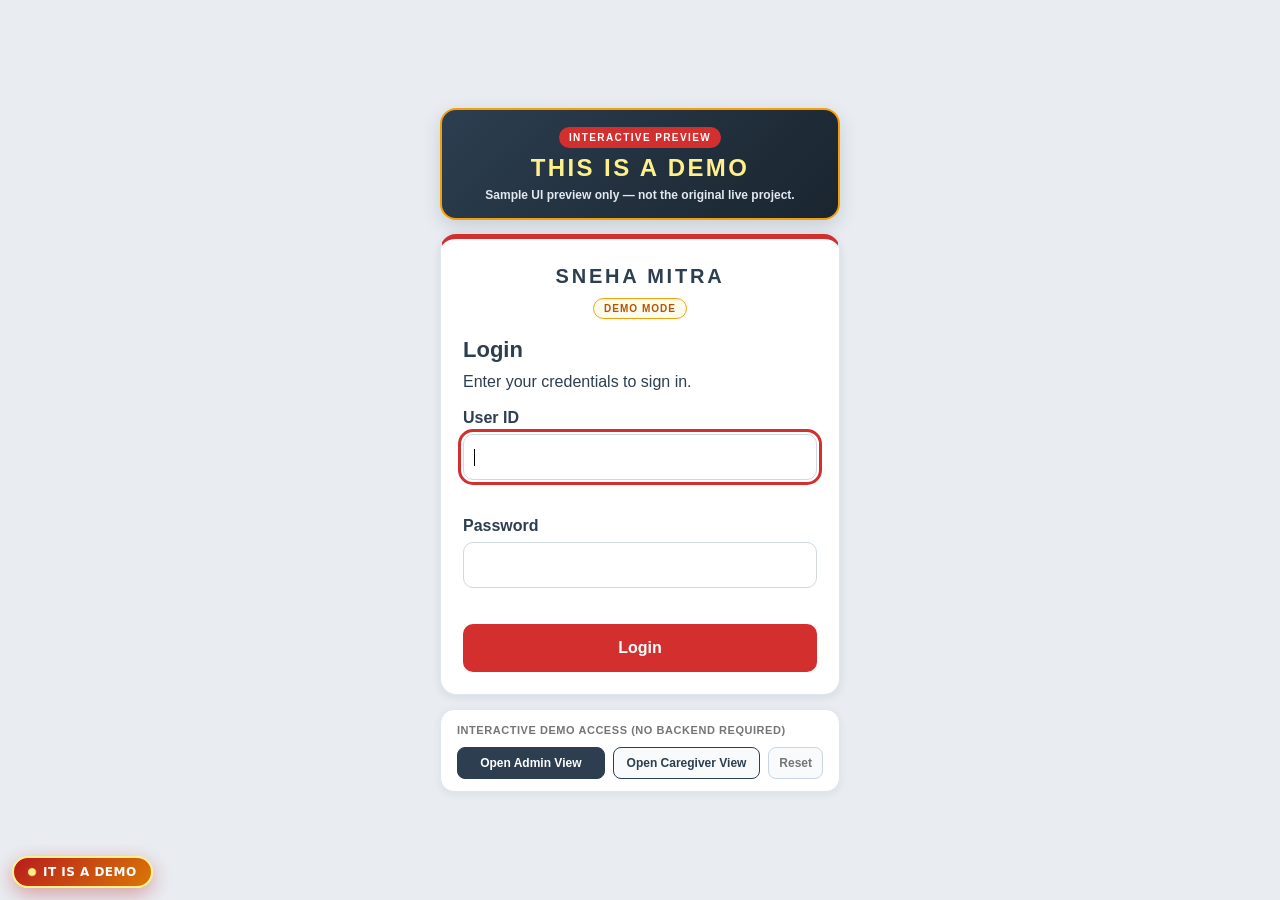
<file: index.html>
<!doctype html>
<html lang="en">
<head>
  <meta charset="utf-8">
  <meta http-equiv="refresh" content="0; url=login.html">
  <meta name="viewport" content="width=device-width,initial-scale=1">
  <title>SNEHA MITRA</title>
  <link rel="stylesheet" href="static/css/forms.css">
  <link rel="stylesheet" href="static/css/login.css">
</head>
<body>
<main id="login">
  <div class="card">
    <div class="brand">SNEHA MITRA</div>
    <h1>Demo Launcher</h1>
    <p>Redirecting to login... Or jump directly to an interface:</p>
    <p><a class="go" href="login.html" style="display:block;text-align:center;text-decoration:none;margin-top:10px;">Login Screen</a></p>
    <p><a class="go" href="admin.html" style="display:block;text-align:center;text-decoration:none;background:#2C3E50;margin-top:10px;">Admin Interface (All Pages)</a></p>
    <p><a class="go" href="caregiver.html" style="display:block;text-align:center;text-decoration:none;background:#2C3E50;margin-top:10px;">Caregiver (User) Interface</a></p>
  </div>
</main>
</body>
</html>
</file>
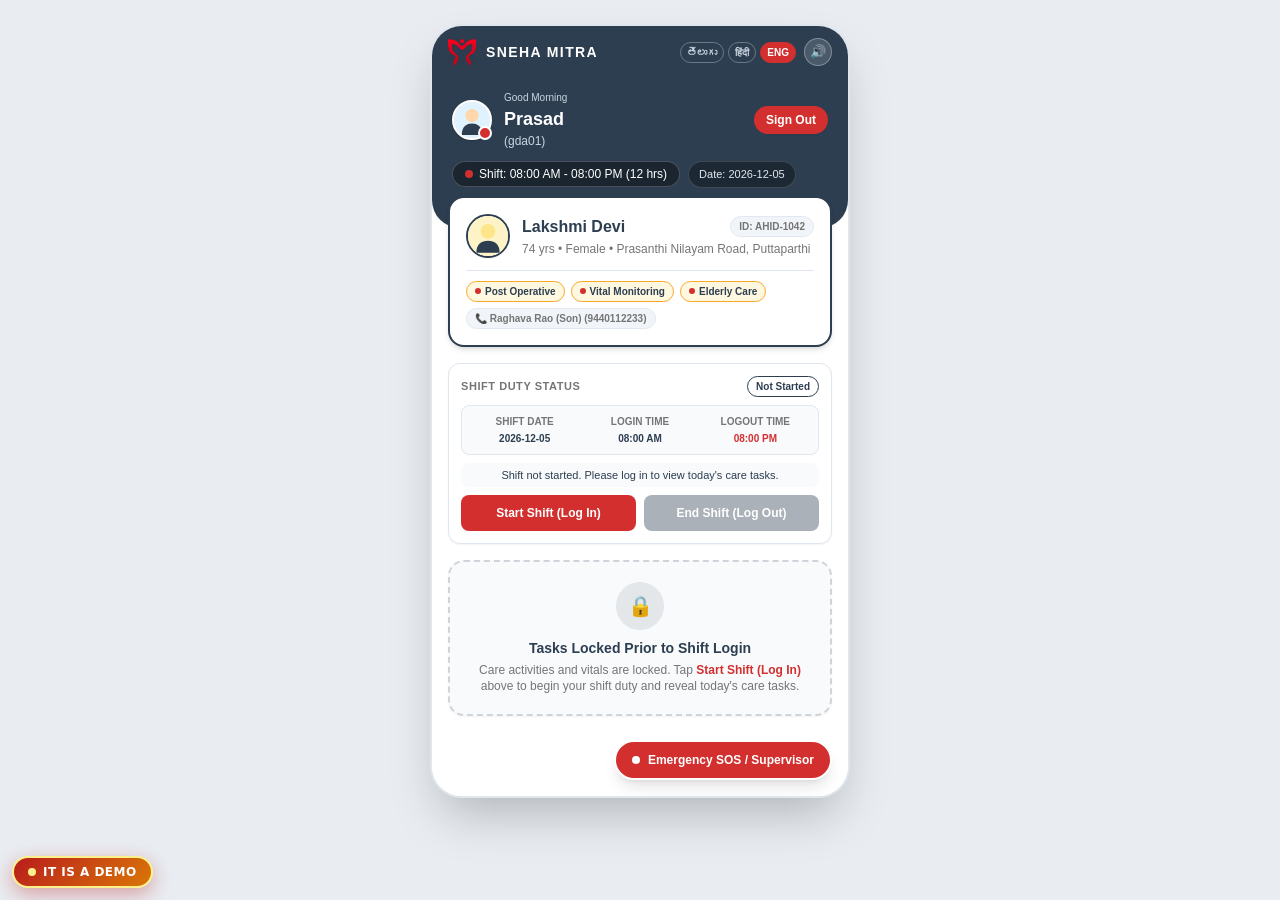
<file: caregiver.html>
<!doctype html>
<html lang="en">
<head>
  <meta charset="utf-8">
  <meta name="viewport" content="width=device-width,initial-scale=1">
  <meta name="referrer" content="no-referrer">
  <title>SNEHA MITRA - Patient Care Assistant (GDA) Nursing System</title>
  <link rel="stylesheet" href="static/css/caregiver_tailwind.css">
  <link rel="stylesheet" href="static/css/caregiver.css">
  <link rel="stylesheet" href="static/css/liveness.css">
  <link rel="stylesheet" href="static/css/gps.css">
</head>
<body class="bg-[#E9EDF2] min-h-screen text-[#2C3E50] antialiased p-0 sm:p-6 flex justify-center items-start">
  <div class="w-full sm:max-w-[420px] bg-[#FFFFFF] border-0 sm:border-2 border-[#E0E6ED] rounded-none sm:rounded-[32px] overflow-hidden shadow-2xl relative flex flex-col h-[100dvh] sm:h-auto sm:max-h-[820px]">

    <header class="bg-[#2C3E50] text-white px-4 py-3 flex justify-between items-center z-30">
      <div class="flex items-center gap-2.5 whitespace-nowrap notranslate" translate="no">
        <img src="static/img/logo.png" alt="Sneha Mitra logo" class="w-7 h-7 object-contain flex-shrink-0">
        <span class="font-black tracking-widest text-white text-sm whitespace-nowrap">SNEHA MITRA</span>
      </div>

      <nav class="flex items-center gap-2" aria-label="Language and audio controls">
        <div class="flex gap-1" id="langBar">
          <button type="button" data-lang="te" class="text-[10px] font-bold px-1.5 py-0.5 rounded-full border border-white/30 text-slate-300">తెలుగు</button>
          <button type="button" data-lang="hi" class="text-[10px] font-bold px-1.5 py-0.5 rounded-full border border-white/30 text-slate-300">हिंदी</button>
          <button type="button" data-lang="en" class="text-[10px] font-bold px-1.5 py-0.5 rounded-full border bg-[#D32F2F] border-[#D32F2F] text-white">ENG</button>
        </div>
        <button id="snehaVoiceMuteBtn"
                type="button"
                data-action="toggleMute"
                class="w-7 h-7 rounded-full bg-white/15 border border-white/30 text-white flex items-center justify-center text-xs hover:bg-white/25 active:scale-90 transition-all flex-shrink-0 cursor-pointer"
                aria-label="Toggle Voice Announcements"
                title="Voice Announcements (Click to Mute/Unmute)">
          🔊
        </button>
      </nav>
    </header>

    <main id="screenScroll" class="overflow-y-auto flex-1 relative pb-20 no-scrollbar bg-[#FFFFFF]">
      <div id="caregiverView">

        <section class="bg-[#2C3E50] text-white px-5 pt-3 pb-10 rounded-b-[28px] shadow-sm relative" aria-label="Caregiver profile and shift details">
          <div class="flex justify-between items-center">
            <div class="flex items-center gap-3">
              <div class="relative">
                <img id="gdaPhoto"
                     src="static/img/avatars/male_nurse.svg"
                     alt="Prasad"
                     class="w-10 h-10 rounded-full object-cover border-2 border-white shadow bg-slate-100">
                <span class="w-3.5 h-3.5 bg-[#D32F2F] border-2 border-white rounded-full absolute bottom-0 right-0"></span>
              </div>
              <div>
                <div class="text-[10px] text-slate-300" id="greet">Good Morning</div>
                <div class="font-extrabold text-lg leading-tight" id="gdaName">Prasad</div>
                <div class="text-xs text-slate-300 font-medium" id="gdaId">(gda01)</div>
              </div>
            </div>

            <a href="login.html" class="bg-[#D32F2F] hover:bg-[#B71C1C] text-white text-xs font-bold px-3 py-1.5 rounded-full whitespace-nowrap shadow-sm no-underline">
              Sign Out
            </a>
          </div>

          <div class="mt-3 flex flex-wrap items-center gap-2">
            <div class="inline-flex items-center gap-1.5 bg-[#1A252F] border border-white/20 px-3 py-1 rounded-full text-xs font-medium">
              <span class="w-2 h-2 rounded-full bg-[#D32F2F]" id="shiftDot"></span>
              <span id="shiftText">Shift: 08:00 AM - 08:00 PM (12 hrs)</span>
              <span id="shiftExtendedBadge" class="hidden ml-1 bg-[#F9A825] text-[#2C3E50] text-[9px] font-extrabold px-1.5 py-0.5 rounded-full uppercase">Extended</span>
            </div>
            <div class="inline-flex items-center gap-1 bg-[#1A252F]/80 border border-white/15 px-2.5 py-1 rounded-full text-[11px] font-medium text-slate-200" id="shiftDatePill">
              Date: --
            </div>
          </div>
        </section>

        <section id="patientCard" class="mx-4 -mt-8 bg-[#FFFFFF] rounded-2xl p-4 shadow-md border-2 border-[#2C3E50] relative z-10" aria-label="Assigned patient details">
          <div class="flex items-center gap-3">
            <div class="relative">
              <img id="patientPhoto"
                   src="static/img/avatars/female_patient.svg"
                   alt="Lakshmi Devi"
                   class="w-11 h-11 rounded-full object-cover border-2 border-[#2C3E50] shadow-sm bg-slate-50">
            </div>
            <div class="flex-1 min-w-0">
              <div class="flex items-center justify-between">
                <h2 id="patientName" class="font-extrabold text-[#2C3E50] text-base leading-tight truncate">Lakshmi Devi</h2>
                <span id="patientAhid" class="whitespace-nowrap ml-2 flex-shrink-0 text-[10px] font-bold text-[#757575] bg-slate-100 px-2 py-0.5 rounded-full border border-slate-200">
                  ID: AHID-1042
                </span>
              </div>
              <p id="patientMeta" class="text-xs text-[#757575] mt-0.5 font-medium">
                74 yrs • Female • Prasanthi Nilayam Road, Puttaparthi
              </p>
            </div>
          </div>

          <div id="patientTags" class="flex flex-wrap gap-1.5 mt-3 pt-2.5 border-t border-[#E0E6ED]">
            <span class="bg-[#FFF8E1] text-[#2C3E50] border border-[#F9A825] text-[10px] font-bold px-2 py-0.5 rounded-full flex items-center gap-1">
              <span class="w-1.5 h-1.5 rounded-full bg-[#D32F2F]"></span>
              Post Operative
            </span>
          </div>
        </section>

        <section id="inactiveAssignmentNotice" class="mx-4 -mt-8 bg-[#FFFFFF] rounded-2xl p-5 shadow-md border-2 border-[#D32F2F] relative z-10 text-center hidden">
          <div class="w-11 h-11 bg-[#D32F2F]/10 text-[#D32F2F] rounded-full flex items-center justify-center mx-auto mb-2 text-lg font-extrabold">&#9888;</div>
          <h3 class="font-extrabold text-[#2C3E50] text-sm">No Active Care Shift</h3>
          <p id="inactiveAssignmentReason" class="text-xs text-[#757575] mt-1 leading-relaxed">
            No active patient shift assigned. Contact Administrator.
          </p>
        </section>

        <section id="dutyCard" class="mt-4 px-4" aria-label="Shift duty status and attendance">
          <div class="bg-white border border-[#E0E6ED] rounded-xl p-3 shadow-xs">
            <div class="flex justify-between items-center mb-1">
              <div class="text-[11px] font-bold text-[#757575] uppercase tracking-wider">Shift Duty Status</div>
              <span id="dutyStatus" class="text-[10px] font-bold px-2 py-0.5 rounded-full border border-[#2C3E50] text-[#2C3E50]">
                Not Started
              </span>
            </div>

            <div id="dutyScheduleSummary" class="grid grid-cols-3 gap-1.5 text-center my-2 bg-slate-50 border border-slate-200 rounded-lg p-2 text-[10px]">
              <div>
                <div class="text-[#757575] font-semibold uppercase">Shift Date</div>
                <div id="schedDate" class="font-bold text-[#2C3E50] mt-0.5">--</div>
              </div>
              <div>
                <div class="text-[#757575] font-semibold uppercase">Login Time</div>
                <div id="schedStart" class="font-bold text-[#2C3E50] mt-0.5">08:00 AM</div>
              </div>
              <div>
                <div class="text-[#757575] font-semibold uppercase">Logout Time</div>
                <div id="schedEnd" class="font-bold text-[#D32F2F] mt-0.5">08:00 PM</div>
              </div>
            </div>

            <div id="dutyInfo" class="text-[11px] text-[#2C3E50] font-medium text-center my-2 py-1 bg-slate-50 rounded-lg">
              Shift not started. Please log in to view today's care tasks.
            </div>

            <div id="earlyLogoutBanner" class="hidden text-[11px] font-semibold px-3 py-2 rounded-lg border mb-2 text-center"></div>

            <div class="grid grid-cols-2 gap-2" id="shiftActionButtons">
              <button id="btnLogin"
                      type="button"
                      data-action="shiftLogin"
                      class="bg-[#D32F2F] hover:bg-[#B71C1C] text-white py-2.5 rounded-lg text-xs font-bold transition disabled:opacity-40 disabled:cursor-not-allowed">
                Start Shift (Log In)
              </button>

              <button id="btnLogout"
                      type="button"
                      data-action="shiftLogout"
                      class="bg-[#2C3E50] hover:bg-[#1A252F] text-white py-2.5 rounded-lg text-xs font-bold transition disabled:opacity-40 disabled:cursor-not-allowed"
                      disabled>
                End Shift (Log Out)
              </button>
            </div>
          </div>
        </section>

        <section id="preShiftNotice" class="mt-4 px-4">
          <div class="bg-[#F8FAFC] border-2 border-dashed border-[#2C3E50]/20 rounded-2xl p-5 text-center shadow-xs">
            <div class="w-12 h-12 bg-[#2C3E50]/10 text-[#2C3E50] rounded-full flex items-center justify-center mx-auto mb-2 text-xl font-bold">
              &#128274;
            </div>
            <h3 class="font-extrabold text-[#2C3E50] text-sm">Tasks Locked Prior to Shift Login</h3>
            <p class="text-xs text-[#757575] mt-1 leading-relaxed">
              Care activities and vitals are locked. Tap <b class="text-[#D32F2F]">Start Shift (Log In)</b> above to begin your shift duty and reveal today's care tasks.
            </p>
          </div>
        </section>

        <section id="completedShiftNotice" class="mt-4 px-4 hidden">
          <div class="bg-[#E8F5E9] border border-[#2E7D32] rounded-2xl p-4 text-center shadow-xs">
            <div class="text-[#2E7D32] font-extrabold text-sm flex items-center justify-center gap-1.5 mb-1">
              <span class="w-2.5 h-2.5 rounded-full bg-[#2E7D32]"></span>
              Today's Shift is Completed
            </div>
            <p class="text-xs text-[#2C3E50]">All completed tasks, reasons, and attendance details have been securely saved to the database.</p>
          </div>
        </section>

        <section id="activeShiftContent" class="hidden" aria-label="Patient vitals and daily care tasks">

          <div class="mt-4 px-4">
            <div class="flex justify-between items-center mb-1.5 px-0.5">
              <span class="text-[11px] font-bold uppercase tracking-wider text-[#757575]">Current Vitals</span>
              <button type="button" data-action="openVitals" class="text-xs text-[#D32F2F] font-bold hover:underline" id="btnUpdateVitals">+ Update</button>
            </div>
            <div class="flex gap-2 overflow-x-auto pb-1 no-scrollbar">
              <button type="button" data-action="openVitals" class="flex-none min-w-[68px] bg-[#FFFFFF] border-2 border-[#2C3E50] rounded-xl p-2 text-center shadow-xs cursor-pointer">
                <div class="text-[10px] font-bold text-[#757575] uppercase">BP</div>
                <div id="valBP" class="text-xs font-extrabold text-[#2C3E50] my-0.5">125/82</div>
                <div class="text-[10px] font-bold text-[#2C3E50]">(Normal)</div>
              </button>
              <button type="button" data-action="openVitals" class="flex-none min-w-[62px] bg-[#FFFFFF] border border-[#E0E6ED] rounded-xl p-2 text-center shadow-xs cursor-pointer">
                <div class="text-[10px] font-bold text-[#757575] uppercase">SpO2</div>
                <div id="valSpO2" class="text-xs font-extrabold text-[#2C3E50] my-0.5">97%</div>
                <div class="text-[10px] text-[#757575] font-medium">PulseOx</div>
              </button>
              <button type="button" data-action="openVitals" class="flex-none min-w-[62px] bg-[#FFFFFF] border border-[#E0E6ED] rounded-xl p-2 text-center shadow-xs cursor-pointer">
                <div class="text-[10px] font-bold text-[#757575] uppercase">Pulse</div>
                <div id="valPulse" class="text-xs font-extrabold text-[#2C3E50] my-0.5">76</div>
                <div class="text-[10px] text-[#757575] font-medium">bpm</div>
              </button>
              <button type="button" data-action="openVitals" class="flex-none min-w-[62px] bg-[#FFFFFF] border border-[#E0E6ED] rounded-xl p-2 text-center shadow-xs cursor-pointer">
                <div class="text-[10px] font-bold text-[#757575] uppercase">Temp</div>
                <div id="valTemp" class="text-xs font-extrabold text-[#2C3E50] my-0.5">98.6&deg;F</div>
                <div class="text-[10px] text-[#757575] font-medium">Oral</div>
              </button>
              <button type="button" data-action="openVitals" class="flex-none min-w-[68px] bg-[#FFFFFF] border border-[#E0E6ED] rounded-xl p-2 text-center shadow-xs cursor-pointer">
                <div class="text-[10px] font-bold text-[#757575] uppercase">Sugar</div>
                <div id="valGRBS" class="text-xs font-extrabold text-[#2C3E50] my-0.5">142</div>
                <div class="text-[10px] text-[#757575] font-medium">mg/dL</div>
              </button>
            </div>
          </div>

          <div class="mt-4 px-4">
            <div class="flex justify-between items-center mb-3">
              <div class="font-extrabold text-[#2C3E50] text-base">Today's Care Tasks</div>
              <div id="progressBadge" class="bg-white border-2 border-[#2C3E50] text-[#2C3E50] text-xs font-bold px-2.5 py-0.5 rounded-full">
                0 of 7 done
              </div>
            </div>

            <div class="h-1.5 bg-[#E0E6ED] rounded-full mb-3 overflow-hidden">
              <div id="progBar" class="cg-prog-init h-full bg-[#D32F2F] rounded-full transition-all duration-500"></div>
            </div>

            <div class="space-y-2.5" id="taskListContainer"></div>
          </div>
        </section>

      </div>
    </main>

    <button id="btnSosFloating" type="button" data-action="openSos" class="absolute bottom-4 right-4 bg-[#D32F2F] hover:bg-[#B71C1C] text-white px-4 py-2.5 rounded-full flex items-center gap-2 font-bold text-xs shadow-lg pulse-sos cursor-pointer border-2 border-white transition z-20">
      <span class="w-2 h-2 rounded-full bg-white animate-ping"></span>
      <span>Emergency SOS / Supervisor</span>
    </button>

    <div id="widgetToast" class="hidden absolute top-12 left-1/2 -translate-x-1/2 bg-[#2C3E50] text-white px-4 py-2 rounded-full text-xs font-bold shadow-xl border-2 border-[#D32F2F] z-50 whitespace-nowrap">
      Notification text
    </div>

    <div id="modalSos" class="hidden absolute inset-0 bg-[#2C3E50]/70 backdrop-blur-xs z-50 flex items-end">
      <div class="w-full bg-[#FFFFFF] rounded-t-3xl p-5 shadow-2xl border-t-4 border-[#D32F2F]">
        <div class="flex justify-between items-center mb-3">
          <div class="font-extrabold text-[#D32F2F] text-base flex items-center gap-1.5">
            <span class="w-3 h-3 rounded-full bg-[#D32F2F]"></span>
            <span>Emergency Supervisor Alert</span>
          </div>
          <button type="button" data-close-modal="modalSos" aria-label="Close SOS modal" class="text-slate-400 hover:text-slate-600 font-bold p-1 text-lg leading-none">&times;</button>
        </div>
        <p class="text-xs text-[#757575] mb-3">Notify the Institute Supervisor immediately of critical patient conditions.</p>

        <label for="sosReasonSelect" class="block text-xs font-bold text-[#2C3E50] mb-1">Alert Reason</label>
        <select id="sosReasonSelect" class="w-full text-xs p-2.5 border border-[#E0E6ED] rounded-lg mb-3 bg-[#FFFFFF] text-[#2C3E50] font-medium">
          <option value="Abnormal vital signs (BP or Pulse)">Abnormal vital signs (BP or Pulse)</option>
          <option value="Change in patient consciousness">Change in patient consciousness</option>
          <option value="Sudden chest pain">Sudden chest pain</option>
          <option value="Patient fall or injury">Patient fall or injury</option>
          <option value="Patient refusing food or medicine">Patient refusing food or medicine</option>
        </select>

        <label for="sosNoteInput" class="block text-xs font-bold text-[#2C3E50] mb-1">Brief Note</label>
        <input type="text" id="sosNoteInput" placeholder="e.g. BP 85/55, severe sweating" class="w-full text-xs p-2.5 border border-[#E0E6ED] rounded-lg mb-4">

        <div class="flex gap-2">
          <button type="button" data-action="submitSos" class="flex-1 bg-[#D32F2F] hover:bg-[#B71C1C] text-white font-bold text-xs py-2.5 rounded-lg shadow-sm">
            Send Alert Now
          </button>
          <a id="sosEmergencyCallLink" href="tel:9440112233" class="bg-white hover:bg-slate-100 text-[#2C3E50] font-bold text-xs py-2.5 px-3 rounded-lg border border-[#2C3E50] flex items-center gap-1">
            &#128222; Call Emergency
          </a>
        </div>
      </div>
    </div>

    <div id="modalVitals" class="hidden absolute inset-0 bg-[#2C3E50]/70 backdrop-blur-xs z-50 flex items-end">
      <div class="w-full bg-[#FFFFFF] rounded-t-3xl p-5 shadow-2xl border-t-4 border-[#2C3E50]">
        <div class="flex justify-between items-center mb-3">
          <div class="font-extrabold text-[#2C3E50] text-base">Update Patient Vitals</div>
          <button type="button" data-close-modal="modalVitals" aria-label="Close vitals modal" class="text-slate-400 hover:text-slate-600 font-bold p-1 text-lg leading-none">&times;</button>
        </div>
        <div class="grid grid-cols-2 gap-2.5 text-xs mb-4">
          <div>
            <label for="inBP" class="block font-bold text-[#2C3E50] mb-1">BP (mmHg)</label>
            <input id="inBP" type="text" value="125/82" class="w-full p-2 border border-[#E0E6ED] rounded-lg">
          </div>
          <div>
            <label for="inSpO2" class="block font-bold text-[#2C3E50] mb-1">SpO2 (%)</label>
            <input id="inSpO2" type="text" value="97%" class="w-full p-2 border border-[#E0E6ED] rounded-lg">
          </div>
          <div>
            <label for="inPulse" class="block font-bold text-[#2C3E50] mb-1">Pulse (bpm)</label>
            <input id="inPulse" type="text" value="76" class="w-full p-2 border border-[#E0E6ED] rounded-lg">
          </div>
          <div>
            <label for="inTemp" class="block font-bold text-[#2C3E50] mb-1">Temp (&deg;F)</label>
            <input id="inTemp" type="text" value="98.6&deg;F" class="w-full p-2 border border-[#E0E6ED] rounded-lg">
          </div>
          <div class="col-span-2">
            <label for="inGRBS" class="block font-bold text-[#2C3E50] mb-1">Sugar (GRBS mg/dL)</label>
            <input id="inGRBS" type="text" value="142 mg/dL" class="w-full p-2 border border-[#E0E6ED] rounded-lg">
          </div>
        </div>
        <button type="button" data-action="saveVitals" class="w-full bg-[#2C3E50] hover:bg-[#1A252F] text-white font-bold text-xs py-2.5 rounded-lg">
          Save &amp; Sync Vitals
        </button>
      </div>
    </div>

    <div id="modalIncomplete" class="hidden absolute inset-0 bg-[#2C3E50]/70 backdrop-blur-xs z-50 flex items-end">
      <div class="w-full bg-[#FFFFFF] rounded-t-3xl p-5 shadow-2xl border-t-4 border-[#F9A825] max-h-[85vh] overflow-y-auto">
        <div class="flex justify-between items-center mb-2">
          <div class="font-extrabold text-[#2C3E50] text-base flex items-center gap-2">
            <span class="w-3 h-3 rounded-full bg-[#F9A825]"></span>
            <span>Reason for Incomplete Tasks</span>
          </div>
          <button type="button" data-close-modal="modalIncomplete" aria-label="Close incomplete tasks modal" class="text-slate-400 hover:text-slate-600 font-bold p-1 text-lg leading-none">&times;</button>
        </div>
        <p class="text-xs text-[#757575] mb-3">
          Some tasks were not completed. Please provide a valid reason for each skipped task before logging out.
        </p>

        <div id="incompleteTaskList" class="space-y-3 mb-4"></div>

        <div class="flex gap-2">
          <button type="button" data-close-modal="modalIncomplete" class="w-1/3 bg-slate-100 hover:bg-slate-200 text-[#2C3E50] font-bold text-xs py-2.5 rounded-lg">
            Back
          </button>
          <button type="button" data-action="confirmIncomplete" class="flex-1 bg-[#D32F2F] hover:bg-[#B71C1C] text-white font-bold text-xs py-2.5 rounded-lg shadow-sm">
            Save Reasons &amp; Log Out
          </button>
        </div>
      </div>
    </div>

    <div id="modalLateLogin" class="hidden absolute inset-0 bg-[#2C3E50]/70 backdrop-blur-xs z-50 flex items-end">
      <div class="w-full bg-[#FFFFFF] rounded-t-3xl p-5 shadow-2xl border-t-4 border-[#F9A825]">
        <div class="flex justify-between items-center mb-2">
          <div class="font-extrabold text-[#2C3E50] text-base flex items-center gap-2">
            <span class="w-3 h-3 rounded-full bg-[#F9A825]"></span>
            <span>Delayed Login Reason Required</span>
          </div>
          <button type="button" data-close-modal="modalLateLogin" aria-label="Close delayed login modal" class="text-slate-400 hover:text-slate-600 font-bold p-1 text-lg leading-none">&times;</button>
        </div>
        <p id="lateLoginPromptInfo" class="text-xs text-[#757575] mb-3">
          Your shift login is past the scheduled start time. Please provide a valid reason for the delay.
        </p>

        <label for="lateReasonSelect" class="block text-xs font-bold text-[#2C3E50] mb-1">Delay Reason</label>
        <select id="lateReasonSelect" class="w-full text-xs p-2.5 border border-[#E0E6ED] rounded-lg mb-2.5 bg-white font-medium text-[#2C3E50]">
          <option value="">-- Choose reason --</option>
          <option value="Traffic / Travel Delay">Traffic / Travel Delay</option>
          <option value="Public Transport Issue">Public Transport Issue</option>
          <option value="Personal / Family Emergency">Personal / Family Emergency</option>
          <option value="Previous Shift Handover Delay">Previous Shift Handover Delay</option>
          <option value="Weather / Route Disruption">Weather / Route Disruption</option>
          <option value="Other">Other</option>
        </select>

        <label for="lateReasonNote" class="block text-xs font-bold text-[#2C3E50] mb-1">Additional Details (required if Other)</label>
        <input type="text" id="lateReasonNote" placeholder="Enter specific details for delayed login" class="w-full text-xs p-2.5 border border-[#E0E6ED] rounded-lg mb-4">

        <div class="flex gap-2">
          <button type="button" data-close-modal="modalLateLogin" class="w-1/3 bg-slate-100 hover:bg-slate-200 text-[#2C3E50] font-bold text-xs py-2.5 rounded-lg">
            Cancel
          </button>
          <button type="button" data-action="submitLateLogin" id="btnSubmitLateLogin" class="flex-1 bg-[#D32F2F] hover:bg-[#B71C1C] text-white font-bold text-xs py-2.5 rounded-lg shadow-sm">
            Submit Reason &amp; Start Shift
          </button>
        </div>
      </div>
    </div>

    <div id="modalEarlyLogout" class="hidden absolute inset-0 bg-[#2C3E50]/70 backdrop-blur-xs z-50 flex items-end">
      <div class="w-full bg-[#FFFFFF] rounded-t-3xl p-5 shadow-2xl border-t-4 border-[#D32F2F]">
        <div class="flex justify-between items-center mb-2">
          <div class="font-extrabold text-[#D32F2F] text-base flex items-center gap-2">
            <span class="w-3 h-3 rounded-full bg-[#D32F2F]"></span>
            <span>Early Logout Request (Admin Approval)</span>
          </div>
          <button type="button" data-close-modal="modalEarlyLogout" aria-label="Close early logout modal" class="text-slate-400 hover:text-slate-600 font-bold p-1 text-lg leading-none">&times;</button>
        </div>
        <p id="earlyLogoutPromptInfo" class="text-xs text-[#757575] mb-3">
          You are attempting to log out before your scheduled shift logout time. Please submit a reason for Admin approval.
        </p>

        <label for="earlyReasonSelect" class="block text-xs font-bold text-[#2C3E50] mb-1">Early Logout Reason</label>
        <select id="earlyReasonSelect" class="w-full text-xs p-2.5 border border-[#E0E6ED] rounded-lg mb-2.5 bg-white font-medium text-[#2C3E50]">
          <option value="">-- Choose reason --</option>
          <option value="Family / Personal Emergency">Family / Personal Emergency</option>
          <option value="Medical / Health Issue">Medical / Health Issue</option>
          <option value="Patient Discharged / Visit Ended Early">Patient Discharged / Visit Ended Early</option>
          <option value="Relieving Caregiver Arrived Early">Relieving Caregiver Arrived Early</option>
          <option value="Supervisor Instructed Early Leave">Supervisor Instructed Early Leave</option>
          <option value="Other">Other</option>
        </select>

        <label for="earlyReasonNote" class="block text-xs font-bold text-[#2C3E50] mb-1">Detailed Reason (required if Other)</label>
        <input type="text" id="earlyReasonNote" placeholder="Explain why you need to log out early" class="w-full text-xs p-2.5 border border-[#E0E6ED] rounded-lg mb-4">

        <div class="flex gap-2">
          <button type="button" data-close-modal="modalEarlyLogout" class="w-1/3 bg-slate-100 hover:bg-slate-200 text-[#2C3E50] font-bold text-xs py-2.5 rounded-lg">
            Cancel
          </button>
          <button type="button" data-action="submitEarlyLogout" id="btnSubmitEarlyLogout" class="flex-1 bg-[#D32F2F] hover:bg-[#B71C1C] text-white font-bold text-xs py-2.5 rounded-lg shadow-sm">
            Request Admin Approval
          </button>
        </div>
      </div>
    </div>

  </div>

  <!-- Visual Biometric Face & Eye-Blink Modal -->
  <div id="modalLiveness" class="hidden fixed inset-0 bg-[#2C3E50]/85 backdrop-blur-sm z-60 flex items-center justify-center p-2.5">
    <div class="lv-modal-card w-full max-w-[340px] bg-white rounded-3xl shadow-2xl border border-slate-200 overflow-hidden">

      <div class="flex justify-between items-center mb-1.5">
        <div class="font-extrabold text-[#2C3E50] text-xs flex items-center gap-2">
          <span id="livenessHeaderDot" class="w-2.5 h-2.5 rounded-full bg-[#10B981] animate-pulse"></span>
          <span id="livenessHeaderTitle">Face Check</span>
        </div>
        <div class="flex items-center gap-2">
          <div id="livenessAttemptDots" class="flex items-center gap-1" title="Attempts remaining"></div>
          <button type="button" data-lv-action="cancel" aria-label="Close face check" class="lv-close-icon-btn text-slate-400 hover:text-slate-600 font-bold text-xl leading-none">&times;</button>
        </div>
      </div>

      <div class="grid grid-cols-3 gap-1.5 mb-2">
        <div id="chkBrightLight" class="bg-[#F8FAFC] border-2 border-[#E2E8F0] rounded-xl py-1 px-1 text-center shadow-xs transition-all duration-200">
          <div id="chkBrightLightIcon" class="text-sm leading-none">💡</div>
          <div class="text-[9.5px] font-bold text-[#2C3E50] mt-0.5">Bright Light</div>
          <div id="chkBrightLightSub" class="text-[8px] text-[#64748B] font-semibold leading-tight truncate">Checking…</div>
        </div>
        <div id="chkEyeBlink" class="bg-[#F8FAFC] border-2 border-[#E2E8F0] rounded-xl py-1 px-1 text-center shadow-xs transition-all duration-200">
          <div id="chkEyeBlinkIcon" class="text-sm leading-none">👁️</div>
          <div class="text-[9.5px] font-bold text-[#2C3E50] mt-0.5">Blink Eyes</div>
          <div id="chkEyeBlinkSub" class="text-[8px] text-[#64748B] font-semibold leading-tight truncate">Waiting…</div>
        </div>
        <div id="chkSingleFace" class="bg-[#F8FAFC] border-2 border-[#E2E8F0] rounded-xl py-1 px-1 text-center shadow-xs transition-all duration-200">
          <div id="chkSingleFaceIcon" class="text-sm leading-none">👤</div>
          <div class="text-[9.5px] font-bold text-[#2C3E50] mt-0.5">Live Face</div>
          <div id="chkSingleFaceSub" class="text-[8px] text-[#64748B] font-semibold leading-tight truncate">Checking…</div>
        </div>
      </div>

      <div id="livenessAmbientWarning" class="hidden text-[10px] font-bold text-amber-900 bg-amber-50 border border-amber-300 rounded-xl py-1 px-2 mb-1.5 text-center">
        ☀️ Stand facing bright light
      </div>

      <div id="livenessViewfinderWrap" class="lv-viewfinder-wrap relative mx-auto flex items-center justify-center my-1.5 p-2.5 rounded-3xl bg-[#0F172A] shadow-inner">
        <div id="livenessTorchRing" class="lv-torch-halo lv-torch-ring-size absolute rounded-full pointer-events-none transition-all duration-300"></div>

        <div id="livenessViewfinder" class="lv-viewfinder-circle relative rounded-full overflow-hidden bg-[#1A252F] border-4 border-white/90 shadow-md transition-all duration-300 z-10">
          <video id="livenessVideo" autoplay playsinline muted class="absolute inset-0 w-full h-full object-cover rounded-full"></video>
          <canvas id="livenessCanvas" class="hidden"></canvas>

          <div class="absolute inset-0 flex items-center justify-center pointer-events-none z-10">
            <svg viewBox="0 0 170 200" class="w-[78%] h-auto opacity-80">
              <ellipse id="livenessGuideOval" cx="85" cy="100" rx="58" ry="76" fill="none" stroke="#ffffff" stroke-width="2.5" stroke-dasharray="6 4"/>
            </svg>
          </div>

          <div id="livenessScanLine" class="absolute left-0 right-0 h-1 bg-gradient-to-r from-transparent via-[#38BDF8] to-transparent opacity-0 z-15 pointer-events-none transition-opacity"></div>

          <div id="livenessSuccessOverlay" class="hidden absolute inset-0 flex items-center justify-center bg-[#10B981]/85 rounded-full z-25 transition-all">
            <div class="lv-success-check text-white text-5xl font-black">✓</div>
          </div>

          <div id="livenessSpinner" class="absolute inset-0 flex items-center justify-center bg-[#1A252F]/80 rounded-full z-20">
            <div class="lv-spinner-circle"></div>
          </div>

          <div id="livenessEyeCue" class="absolute bottom-2 left-0 right-0 flex items-center justify-center pointer-events-none z-15">
            <div id="livenessEyeBadge" class="bg-black/75 backdrop-blur-xs text-white text-[10px] font-bold px-3 py-1 rounded-full flex items-center gap-1.5 shadow-lg border border-white/25 transition-all">
              <svg id="lvBlinkSvg" width="28" height="14" viewBox="0 0 56 26" class="lv-eye-anim">
                <g class="lv-eye-open">
                  <ellipse cx="14" cy="13" rx="11" ry="7" fill="#fff" stroke="#38BDF8" stroke-width="2"/>
                  <circle cx="14" cy="13" r="4" fill="#1E293B"/>
                  <circle cx="15.5" cy="11.5" r="1.3" fill="#fff"/>
                  <ellipse cx="42" cy="13" rx="11" ry="7" fill="#fff" stroke="#38BDF8" stroke-width="2"/>
                  <circle cx="42" cy="13" r="4" fill="#1E293B"/>
                  <circle cx="43.5" cy="11.5" r="1.3" fill="#fff"/>
                </g>
                <g class="lv-eye-closed">
                  <path d="M4 13 Q14 19 24 13" fill="none" stroke="#38BDF8" stroke-width="2.8" stroke-linecap="round"/>
                  <path d="M32 13 Q42 19 52 13" fill="none" stroke="#38BDF8" stroke-width="2.8" stroke-linecap="round"/>
                </g>
              </svg>
              <span id="livenessEyeText">Blink</span>
            </div>
          </div>
        </div>
      </div>

      <div class="flex items-center justify-center mb-1.5">
        <button type="button"
                id="livenessTorchToggleBtn"
                data-lv-action="torch"
                class="inline-flex items-center gap-1.5 px-3 py-0.5 rounded-full text-[10.5px] font-bold bg-amber-500/10 border border-amber-400 text-amber-800 shadow-xs transition-all active:scale-95 cursor-pointer"
                title="Click to toggle bright torch light">
          <span id="livenessTorchIcon" class="text-xs">🔦</span>
          <span id="livenessTorchText">Face Torch: ON (Illuminating Face)</span>
        </button>
      </div>

      <div class="h-1.5 bg-[#E0E6ED] rounded-full mb-1.5 overflow-hidden">
        <div id="livenessProgress" class="lv-progress-bar h-full bg-[#10B981] rounded-full transition-all duration-200"></div>
      </div>

      <div id="livenessInstruction" class="lv-instruction text-[12.5px] font-bold text-[#2C3E50] text-center mb-0.5 leading-snug flex items-center justify-center gap-1.5">
        <span id="lvMainIcon" class="text-lg">👁️</span>
        <span id="lvMainText">Look straight &amp; blink</span>
      </div>

      <div id="livenessStatus" class="lv-status--neutral text-[10.5px] font-semibold text-center mb-2">
        Ready
      </div>

      <div class="flex gap-2">
        <button id="livenessRetryBtn"
                type="button"
                data-lv-action="retry"
                class="hidden flex-1 min-h-[44px] bg-[#2C3E50] hover:bg-[#1A252F] text-white font-bold text-xs py-2 rounded-xl shadow-sm">
          🔄 Try Again
        </button>
        <button type="button"
                data-lv-action="cancel"
                class="flex-1 min-h-[44px] bg-[#F4F6F8] hover:bg-[#E0E6ED] text-[#2C3E50] font-bold text-xs py-2 rounded-xl border border-[#E0E6ED]">
          Cancel
        </button>
      </div>

    </div>
  </div>

  <script src="static/js/mock_backend.js"></script>
  <script>
    window.SM_DEMO.hydrateCaregiverWindowSM();
  </script>
  <script src="static/js/sneha_voice_standalone.js?v=2"></script>
  <script src="static/js/task_icons.js"></script>
  <script src="static/js/caregiver.js"></script>
  <script src="static/js/liveness.js"></script>
  <script src="static/js/gps.js"></script>
</body>
</html>
</file>
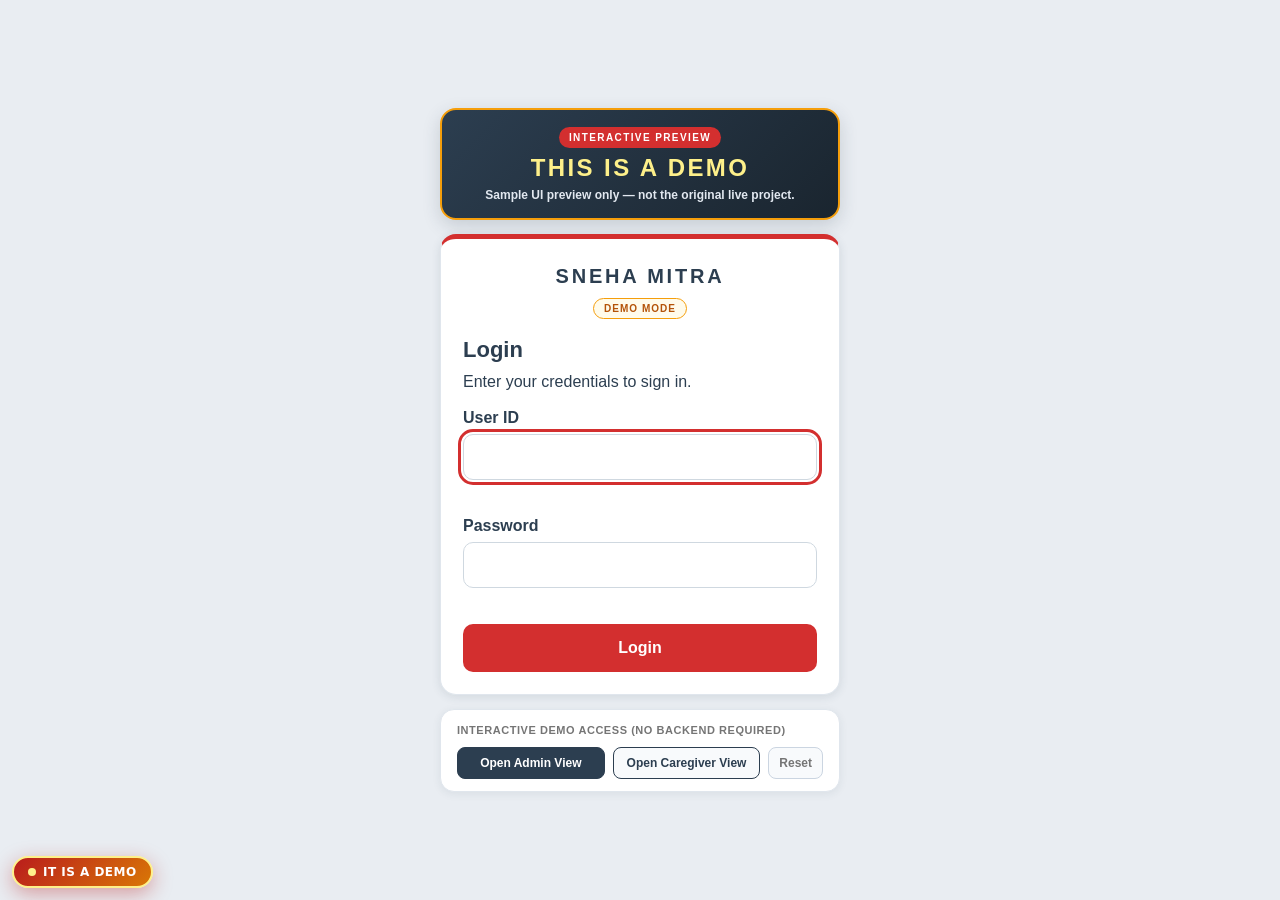
<file: login.html>
<!doctype html>
<html lang="en">
<head>
  <meta charset="utf-8">
  <meta name="viewport" content="width=device-width,initial-scale=1">
  <title>SNEHA MITRA — DEMO VERSION</title>
  <link rel="stylesheet" href="static/css/forms.css">
  <link rel="stylesheet" href="static/css/login.css">
  <style>
    #login { flex-direction: column; gap: 14px; }
    .demo-hero {
      width: 100%;
      max-width: 400px;
      background: linear-gradient(135deg, #2C3E50, #1A252F);
      color: #FFFFFF;
      border: 2px solid #F59E0B;
      border-radius: 16px;
      padding: 14px 18px;
      text-align: center;
      box-shadow: 0 6px 18px rgba(44, 62, 80, 0.18);
    }
    .demo-hero-tag {
      display: inline-block;
      background: #D32F2F;
      color: #FFFFFF;
      font-size: 10px;
      font-weight: 800;
      letter-spacing: 0.14em;
      padding: 3px 10px;
      border-radius: 999px;
      margin-bottom: 6px;
    }
    .demo-hero-title {
      font-size: 24px;
      font-weight: 900;
      letter-spacing: 0.1em;
      line-height: 1.15;
      color: #FEF08A;
      margin: 0;
    }
    .demo-hero-sub {
      font-size: 12px;
      font-weight: 600;
      color: #E2E8F0;
      margin: 4px 0 0;
    }
    .brand-demo-pill {
      display: inline-block;
      margin: 0 auto 6px;
      background: #FFFBEB;
      color: #B45309;
      border: 1px solid #F59E0B;
      font-size: 10px;
      font-weight: 800;
      letter-spacing: 0.1em;
      padding: 2px 10px;
      border-radius: 999px;
    }
    .brand-wrap { text-align: center; }
    .demo-helper {
      width: 100%;
      max-width: 400px;
      background: #FFFFFF;
      border: 1px solid #E0E6ED;
      border-radius: 14px;
      padding: 12px 16px;
      font-size: 12px;
      color: #2C3E50;
      box-shadow: 0 2px 8px rgba(44, 62, 80, 0.08);
    }
    .demo-helper-title {
      font-weight: 800;
      font-size: 11px;
      text-transform: uppercase;
      letter-spacing: 0.05em;
      color: #757575;
      margin-bottom: 8px;
    }
    .demo-btn-row {
      display: flex;
      gap: 8px;
      flex-wrap: wrap;
    }
    .demo-btn {
      flex: 1;
      min-width: 110px;
      padding: 8px 10px;
      border-radius: 8px;
      border: 1px solid #2C3E50;
      background: #F8FAFC;
      color: #2C3E50;
      font-weight: 700;
      font-size: 12px;
      cursor: pointer;
      text-align: center;
      text-decoration: none;
    }
    .demo-btn:hover { background: #2C3E50; color: #FFFFFF; }
    .demo-btn.primary { background: #2C3E50; color: #FFFFFF; }
    .demo-btn.primary:hover { background: #1A252F; }
    .demo-btn.reset { flex: 0 0 auto; min-width: auto; border-color: #CBD5E1; color: #757575; font-weight: 600; }
    .demo-btn.reset:hover { background: #E2E8F0; color: #2C3E50; }
  </style>
</head>
<body>
<main id="login">
  <section class="demo-hero" aria-label="Demo environment notice">
    <div class="demo-hero-tag">INTERACTIVE PREVIEW</div>
    <h2 class="demo-hero-title">THIS IS A DEMO</h2>
    <p class="demo-hero-sub">Sample UI preview only — not the original live project.</p>
  </section>

  <form class="card" id="loginForm" autocomplete="off" novalidate>
    <div class="brand-wrap">
      <div class="brand">SNEHA MITRA</div>
      <div class="brand-demo-pill">DEMO MODE</div>
    </div>
    <h1>Login</h1>
    <p>Enter your credentials to sign in.</p>

    <label for="user_id">User ID</label>
    <input type="text" id="user_id" name="user_id" autocomplete="username" aria-describedby="e_user_id">
    <div class="field-err" id="e_user_id" role="alert"></div>

    <label for="password">Password</label>
    <input type="password" id="password" name="password" autocomplete="current-password" aria-describedby="e_password">
    <div class="field-err" id="e_password" role="alert"></div>

    <button class="go" type="submit">Login</button>
  </form>

  <div class="demo-helper" aria-label="Demo Quick Access">
    <div class="demo-helper-title">Interactive Demo Access (No Backend Required)</div>
    <div class="demo-btn-row">
      <button type="button" class="demo-btn primary" id="demoAdminBtn">Open Admin View</button>
      <button type="button" class="demo-btn" id="demoUserBtn">Open Caregiver View</button>
      <button type="button" class="demo-btn reset" id="demoResetBtn" title="Restore initial sample data">Reset</button>
    </div>
  </div>
</main>

<script src="static/js/mock_backend.js"></script>
<script src="static/js/validation.js"></script>
<script src="static/js/login.js"></script>
<script>
  (function () {
    const form = document.getElementById('loginForm');
    const uidEl = document.getElementById('user_id');
    const pwEl = document.getElementById('password');
    const errUid = document.getElementById('e_user_id');

    form.addEventListener('submit', function (event) {
      if (event.defaultPrevented) return;
      event.preventDefault();
      const res = window.SM_DEMO.authenticateDemoUser(uidEl.value);
      if (!res.ok) {
        FormCheck.setState(uidEl, errUid, res.error || 'Enter a valid User ID');
        FormCheck.focus(uidEl);
        return;
      }
      window.location.href = (res.role === 'ADMIN') ? 'admin.html' : 'caregiver.html';
    });

    document.getElementById('demoAdminBtn').addEventListener('click', function () {
      uidEl.value = 'admin';
      pwEl.value = 'Admin@123';
      window.SM_DEMO.setActiveUserId('admin');
      window.location.href = 'admin.html';
    });

    document.getElementById('demoUserBtn').addEventListener('click', function () {
      uidEl.value = 'gda01';
      pwEl.value = 'Care@1234';
      window.SM_DEMO.setActiveUserId('gda01');
      window.location.href = 'caregiver.html';
    });

    document.getElementById('demoResetBtn').addEventListener('click', function () {
      window.SM_DEMO.resetDemoData();
      this.textContent = 'Reset ✓';
      setTimeout(() => { this.textContent = 'Reset'; }, 1200);
    });
  })();
</script>
</body>
</html>
</file>
<file: static/css/forms.css>
/* Field states shared by the login page and the admin "Create user" form.
   Wrong value = red border, correct value = green border, message below the field. */
:root {
  --field-bad: #D32F2F;
  --field-ok: #2E7D32;
}

input.is-invalid {
  border-color: var(--field-bad) !important;
  box-shadow: 0 0 0 1px var(--field-bad);
}

input.is-valid {
  border-color: var(--field-ok) !important;
  box-shadow: 0 0 0 1px var(--field-ok);
}

.field-err {
  color: var(--field-bad);
  font-weight: 700;
  font-size: 13px;
  min-height: 18px;
  margin-top: 4px;
}
</file>
<file: static/css/login.css>
:root {
  --login-bg: #E9EDF2;
  --login-text: #2C3E50;
  --login-border: #E0E6ED;
  --login-accent: #D32F2F;
  --login-surface: #FFFFFF;
}

* { box-sizing: border-box; }
html, body { height: 100%; }

body {
  margin: 0;
  background: var(--login-bg);
  color: var(--login-text);
  font: 16px/1.5 Arial, Helvetica, sans-serif;
}

#login {
  min-height: 100%;
  display: flex;
  align-items: center;
  justify-content: center;
  padding: 16px;
}

.card {
  background: var(--login-surface);
  border: 1px solid var(--login-border);
  border-top: 5px solid var(--login-accent);
  border-radius: 16px;
  box-shadow: 0 2px 10px rgba(44, 62, 80, 0.12);
  padding: 22px;
  width: 100%;
  max-width: 400px;
}

.brand {
  font-weight: 800;
  letter-spacing: 0.14em;
  font-size: 20px;
  text-align: center;
  margin-bottom: 4px;
}

h1 { font-size: 22px; margin: 8px 0 4px; }
p { margin: 0 0 10px; }
label { display: block; font-weight: 700; margin: 12px 0 4px; }

label.ch {
  display: inline-flex;
  gap: 8px;
  align-items: center;
  font-weight: 400;
  margin: 4px 16px 4px 0;
  cursor: pointer;
}

input[type=text],
input[type=password] {
  width: 100%;
  min-height: 44px;
  font: inherit;
  padding: 10px;
  border: 1px solid #cfd8e0;
  border-radius: 10px;
}

input[type=radio] {
  width: 20px;
  height: 20px;
  accent-color: var(--login-accent);
}

:focus-visible {
  outline: 3px solid var(--login-accent);
  outline-offset: 2px;
}

button.go {
  width: 100%;
  min-height: 44px;
  margin-top: 14px;
  font: inherit;
  font-weight: 700;
  background: var(--login-accent);
  color: var(--login-surface);
  border: 0;
  border-radius: 10px;
  padding: 12px;
  cursor: pointer;
}
</file>
<file: static/css/caregiver.css>
/* =============================================================================
   SNEHA MITRA — Caregiver Mobile Stylesheet
   ============================================================================= */

:root {
  --bg-white: #FFFFFF;
  --dark-blue: #2C3E50;
  --primary-red: #D32F2F;
  --warning-yellow: #F9A825;
  --info-grey: #757575;
  --card-border: #E0E6ED;
}

* {
  box-sizing: border-box;
  -webkit-tap-highlight-color: transparent;
}

body {
  font-family: -apple-system, BlinkMacSystemFont, 'Segoe UI', Roboto, sans-serif;
}

.no-scrollbar::-webkit-scrollbar {
  display: none;
}

.no-scrollbar {
  -ms-overflow-style: none;
  scrollbar-width: none;
}

.cg-prog-init {
  width: 0%;
}

.pulse-sos {
  animation: pulse-sos 2s infinite;
}

@keyframes pulse-sos {
  0%, 100% { box-shadow: 0 4px 14px rgba(211, 47, 47, 0.4); }
  50% { box-shadow: 0 8px 24px rgba(211, 47, 47, 0.7); }
}

/* Sneha Voice Assistant & Toast Styles */
#snehaVoiceToast {
  position: fixed;
  bottom: 24px;
  left: 50%;
  transform: translateX(-50%) translateY(100px);
  background: var(--dark-blue);
  color: var(--bg-white);
  padding: 12px 20px;
  border-radius: 9999px;
  box-shadow: 0 10px 25px -5px rgba(0, 0, 0, 0.3);
  display: flex;
  align-items: center;
  gap: 12px;
  z-index: 99999;
  font-family: system-ui, -apple-system, sans-serif;
  font-size: 13px;
  font-weight: 600;
  max-width: 90vw;
  width: max-content;
  opacity: 0;
  pointer-events: none;
  transition: transform 0.3s cubic-bezier(0.16, 1, 0.3, 1), opacity 0.3s ease;
  border: 1px solid rgba(255, 255, 255, 0.15);
}

#snehaVoiceToast.active {
  transform: translateX(-50%) translateY(0);
  opacity: 1;
  pointer-events: auto;
}

#snehaVoiceToast .voice-icon {
  width: 28px;
  height: 28px;
  border-radius: 50%;
  background: var(--primary-red);
  display: flex;
  align-items: center;
  justify-content: center;
  flex-shrink: 0;
  font-size: 14px;
}

.voice-wave {
  display: inline-flex;
  align-items: center;
  gap: 2px;
  height: 14px;
}

.voice-wave span {
  width: 3px;
  height: 100%;
  background-color: var(--bg-white);
  border-radius: 2px;
  animation: snehaVoiceWaveAnim 1s ease-in-out infinite;
}

.voice-wave span:nth-child(2) {
  animation-delay: 0.2s;
}

.voice-wave span:nth-child(3) {
  animation-delay: 0.4s;
}

@keyframes snehaVoiceWaveAnim {
  0%, 100% { height: 4px; }
  50% { height: 14px; }
}

#snehaVoiceMuteBtn {
  background: rgba(255, 255, 255, 0.15);
  border: 1px solid rgba(255, 255, 255, 0.3);
  color: var(--bg-white);
  width: 28px;
  height: 28px;
  border-radius: 50%;
  display: inline-flex;
  align-items: center;
  justify-content: center;
  cursor: pointer;
  font-size: 13px;
  transition: background 0.2s ease, transform 0.1s ease;
  padding: 0;
}

#snehaVoiceMuteBtn:hover {
  background: rgba(255, 255, 255, 0.25);
}

#snehaVoiceMuteBtn:active {
  transform: scale(0.92);
}

#snehaVoiceMuteBtn.muted {
  background: var(--primary-red);
  border-color: var(--primary-red);
}

/* Caregiver State Utility Classes */
select.input-error,
input.input-error {
  border-color: var(--primary-red);
}

select.input-normal,
input.input-normal {
  border-color: var(--card-border);
}

button.btn-disabled {
  opacity: 0.4;
  pointer-events: none;
}
</file>
<file: static/css/liveness.css>
/* =============================================================================
 * SNEHA MITRA — Liveness Check Modal Styles
 * File: app/static/css/liveness.css
 * =============================================================================
 */

:root {
  --lv-navy: #2C3E50;
  --lv-navy-dark: #1A252F;
  --lv-red: #D32F2F;
  --lv-red-bright: #DC2626;
  --lv-green: #10B981;
  --lv-amber: #F59E0B;
  --lv-cyan: #38BDF8;
  --lv-muted: #64748B;
  --lv-border: #E0E6ED;
  --lv-surface: #FFFFFF;
}

/* ---- Modal overlay ---- */
#modalLiveness {
  position: fixed;
  inset: 0;
  background: rgba(44, 62, 80, 0.85);
  backdrop-filter: blur(4px);
  z-index: 60;
  display: flex;
  align-items: center;
  justify-content: center;
}

#modalLiveness.hidden {
  display: none;
}

.lv-modal-card {
  padding: 12px 14px 14px 14px;
}

.lv-close-icon-btn {
  min-width: 44px;
  min-height: 44px;
  display: inline-flex;
  align-items: center;
  justify-content: center;
}

/* ---- Attempt dots ---- */
.lv-attempt-dot {
  display: inline-block;
  width: 8px;
  height: 8px;
  border-radius: 50%;
  background: #EF4444;
}

.lv-attempt-dot--ok {
  background: var(--lv-green);
}

/* ---- Camera viewfinder area ---- */
.lv-viewfinder-wrap {
  width: 212px;
  height: 212px;
}

.lv-torch-ring-size {
  width: 196px;
  height: 196px;
}

.lv-viewfinder-circle {
  width: 180px;
  height: 180px;
}

.lv-viewfinder-circle.lv-vf-aligning {
  border-color: var(--lv-cyan);
  box-shadow: 0 0 0 3px rgba(56, 189, 248, 0.3), 0 4px 14px rgba(0, 0, 0, 0.12);
}

.lv-viewfinder-circle.lv-vf-ready {
  border-color: var(--lv-green);
  box-shadow: 0 0 0 4px rgba(16, 185, 129, 0.4), 0 8px 24px rgba(0, 0, 0, 0.18);
}

.lv-viewfinder-circle.lv-vf-warn {
  border-color: var(--lv-amber);
  box-shadow: 0 0 0 3px rgba(245, 158, 11, 0.35), 0 4px 14px rgba(0, 0, 0, 0.12);
}

.lv-viewfinder-circle.lv-vf-success {
  border-color: var(--lv-green);
  box-shadow: 0 0 0 6px rgba(16, 185, 129, 0.5), 0 0 30px rgba(16, 185, 129, 0.4);
}

.lv-viewfinder-circle.lv-vf-error {
  border-color: var(--lv-red-bright);
  box-shadow: 0 0 0 4px rgba(220, 38, 38, 0.35);
}

#livenessVideo {
  transform: scaleX(-1);
}

#livenessCanvas {
  display: none;
}

.lv-success-check {
  animation: lv-pop 0.35s cubic-bezier(0.175, 0.885, 0.32, 1.275);
}

.lv-spinner-circle {
  width: 32px;
  height: 32px;
  border: 3px solid rgba(255, 255, 255, 0.2);
  border-top-color: var(--lv-cyan);
  border-radius: 50%;
  animation: lv-spin 0.8s linear infinite;
}

.lv-progress-bar {
  width: 0%;
}

.lv-instruction {
  min-height: 2.2em;
}

.lv-status--ok { color: var(--lv-green); }
.lv-status--warn { color: #D97706; }
.lv-status--error { color: var(--lv-red-bright); }
.lv-status--neutral { color: var(--lv-muted); }

/* ---- Animations ---- */
@keyframes lv-spin {
  to { transform: rotate(360deg); }
}

@keyframes lv-pop {
  0% { transform: scale(0.5); opacity: 0; }
  100% { transform: scale(1); opacity: 1; }
}

@keyframes lv-scan {
  0% { top: 10%; opacity: 0.9; }
  50% { top: 85%; opacity: 0.9; }
  100% { top: 10%; opacity: 0.9; }
}

#livenessScanLine.lv-scanning {
  animation: lv-scan 1.1s infinite ease-in-out;
  opacity: 1;
}

@keyframes lv-blink-open {
  0%, 68%, 100% { opacity: 1; }
  74%, 88% { opacity: 0; }
}

@keyframes lv-blink-closed {
  0%, 68%, 100% { opacity: 0; }
  74%, 88% { opacity: 1; }
}

.lv-eye-anim .lv-eye-open {
  animation: lv-blink-open 1.6s infinite;
}

.lv-eye-anim .lv-eye-closed {
  animation: lv-blink-closed 1.6s infinite;
}

/* ---- Bright Face Torch Ring Light (Screen Fill-Light) ---- */
.lv-torch-halo {
  position: absolute;
  border-radius: 9999px;
  background: radial-gradient(circle, rgba(255, 255, 255, 0.45) 50%, rgba(255, 255, 255, 0.98) 85%, #FFFFFF 100%);
  border: 5px solid #FFFFFF;
  box-shadow:
    0 0 0 6px #FFFFFF,
    0 0 25px 12px rgba(255, 255, 255, 1),
    0 0 50px 22px rgba(255, 255, 255, 0.95),
    0 0 85px 35px rgba(255, 255, 255, 0.85),
    0 0 130px 55px rgba(255, 255, 255, 0.7);
  animation: lv-torch-pulse 1.8s ease-in-out infinite alternate;
  z-index: 1;
}

@keyframes lv-torch-pulse {
  0% {
    transform: scale(0.99);
    box-shadow:
      0 0 0 5px #FFFFFF,
      0 0 20px 10px rgba(255, 255, 255, 1),
      0 0 42px 18px rgba(255, 255, 255, 0.92),
      0 0 78px 30px rgba(255, 255, 255, 0.82),
      0 0 115px 48px rgba(255, 255, 255, 0.65);
  }
  100% {
    transform: scale(1.02);
    box-shadow:
      0 0 0 8px #FFFFFF,
      0 0 30px 14px rgba(255, 255, 255, 1),
      0 0 60px 26px rgba(255, 255, 255, 1),
      0 0 100px 42px rgba(255, 255, 255, 0.95),
      0 0 145px 65px rgba(255, 255, 255, 0.8);
  }
}

.lv-torch-halo.success {
  border-color: var(--lv-green);
  background: radial-gradient(circle, rgba(16, 185, 129, 0.3) 50%, rgba(16, 185, 129, 0.85) 85%, var(--lv-green) 100%);
  box-shadow:
    0 0 0 6px var(--lv-green),
    0 0 30px 14px rgba(16, 185, 129, 0.9),
    0 0 65px 28px rgba(16, 185, 129, 0.75),
    0 0 110px 45px rgba(16, 185, 129, 0.55);
}

#livenessTorchRing.off {
  opacity: 0;
  box-shadow: none;
  border-color: transparent;
  background: transparent;
  animation: none;
}
</file>
<file: static/css/gps.css>
/* =============================================================================
   SNEHA MITRA — GPS Geofencing & Map Picker Styles
   Default Focus: Puttaparthi, Sri Sathya Sai District, Andhra Pradesh
   ============================================================================= */

:root {
  --gps-bg-overlay: rgba(15, 23, 42, 0.75);
  --gps-surface: #FFFFFF;
  --gps-subtle: #F8FAFC;
  --gps-border: #CBD5E1;
  --gps-text: #1E293B;
  --gps-muted: #64748B;
  --gps-primary: #0284C7;
  --gps-primary-dark: #0369A1;
  --gps-success: #16A34A;
  --gps-success-dark: #15803D;
  --gps-danger: #DC2626;
  --gps-navy: #2C3E50;
  --gps-navy-dark: #1A252F;
}

.gps-hidden {
  display: none;
}

/* --- Admin Patient Map Modal & Box --- */
#modalGpsAdmin {
  position: fixed;
  inset: 0;
  z-index: 99999;
  background: var(--gps-bg-overlay);
  backdrop-filter: blur(4px);
  display: none;
  align-items: center;
  justify-content: center;
  padding: 1rem;
}

#modalGpsAdmin.active {
  display: flex;
}

.gps-admin-modal-card {
  background: var(--gps-surface);
  border-radius: 22px;
  width: 100%;
  max-width: 720px;
  max-height: 92vh;
  overflow-y: auto;
  padding: 1.5rem;
  box-shadow: 0 25px 50px -12px rgba(0, 0, 0, 0.3);
  position: relative;
  animation: gpsModalPop 0.22s cubic-bezier(0.16, 1, 0.3, 1);
}

.gps-map-header {
  display: flex;
  justify-content: space-between;
  align-items: center;
  flex-wrap: wrap;
  gap: 10px;
  margin-bottom: 6px;
}

.gps-map-title {
  font-size: 15px;
  font-weight: 800;
  color: var(--gps-text);
  display: flex;
  align-items: center;
  gap: 6px;
}

.gps-default-tag {
  font-size: 10px;
  font-weight: 800;
  background: #EFF6FF;
  color: #1D4ED8;
  border: 1px solid #BFDBFE;
  padding: 2px 8px;
  border-radius: 9999px;
  text-transform: uppercase;
  letter-spacing: 0.5px;
}

.gps-search-row {
  display: flex;
  flex-wrap: wrap;
  gap: 6px;
  margin-bottom: 6px;
}

.gps-search-input {
  flex: 1;
  min-width: 180px;
  min-height: 44px;
  padding: 9px 12px;
  font-size: 14px;
  border: 1.5px solid var(--gps-border);
  border-radius: 9px;
  background: var(--gps-surface);
  transition: border-color 0.15s ease;
}

.gps-search-input:focus {
  border-color: var(--gps-primary);
  outline: none;
  box-shadow: 0 0 0 3px rgba(2, 132, 199, 0.15);
}

.gps-btn-search,
.gps-btn-curr {
  font-size: 13px;
  font-weight: 700;
  min-height: 44px;
  padding: 8px 14px;
  border-radius: 9px;
  cursor: pointer;
  white-space: nowrap;
  display: inline-flex;
  align-items: center;
  gap: 5px;
  transition: all 0.15s ease;
}

.gps-btn-search {
  background: var(--gps-primary);
  color: var(--gps-surface);
  border: 1px solid var(--gps-primary);
}

.gps-btn-search:hover {
  background: var(--gps-primary-dark);
}

.gps-btn-curr {
  background: #ECFDF5;
  color: #047857;
  border: 1px solid #A7F3D0;
}

.gps-btn-curr:hover {
  background: #D1FAE5;
}

#gpsAdminMap {
  width: 100%;
  height: 330px;
  border-radius: 12px;
  border: 2px solid var(--gps-border);
  box-shadow: inset 0 2px 4px rgba(0, 0, 0, 0.06);
  z-index: 10;
  position: relative;
  background: #F1F5F9;
}

.gps-coords-badge {
  display: inline-flex;
  align-items: center;
  gap: 6px;
  font-size: 11px;
  font-weight: 700;
  padding: 5px 12px;
  border-radius: 8px;
  background: #FEF3C7;
  color: #92400E;
  border: 1px solid #FCD34D;
}

.gps-coords-badge.pinned {
  background: #ECFDF5;
  color: #065F46;
  border: 1px solid #6EE7B7;
}

.gps-btn-confirm,
.gps-btn-close-modal {
  min-height: 44px;
  font-weight: 700;
  font-size: 13px;
  padding: 9px 16px;
  border-radius: 9px;
  cursor: pointer;
  display: inline-flex;
  align-items: center;
  gap: 6px;
  transition: all 0.15s ease;
}

.gps-btn-confirm {
  background: var(--gps-success);
  color: var(--gps-surface);
  border: none;
  box-shadow: 0 2px 4px rgba(22, 163, 74, 0.25);
}

.gps-btn-confirm:hover {
  background: var(--gps-success-dark);
}

.gps-btn-close-modal {
  background: #F1F5F9;
  color: #475569;
  border: 1px solid var(--gps-border);
}

.gps-btn-close-modal:hover {
  background: #E2E8F0;
  color: var(--gps-text);
}

/* --- Caregiver Shift Login GPS Modal --- */
#modalGps {
  display: none;
  position: fixed;
  inset: 0;
  z-index: 99999;
  background: var(--gps-bg-overlay);
  backdrop-filter: blur(4px);
  padding: 1rem;
  align-items: center;
  justify-content: center;
}

#modalGps.active {
  display: flex;
}

.gps-modal-card {
  background: var(--gps-surface);
  border-radius: 24px;
  width: 100%;
  max-width: 380px;
  padding: 24px 20px;
  box-shadow: 0 20px 25px -5px rgba(0, 0, 0, 0.2), 0 10px 10px -5px rgba(0, 0, 0, 0.1);
  text-align: center;
  position: relative;
  overflow: hidden;
  animation: gpsModalPop 0.25s cubic-bezier(0.16, 1, 0.3, 1);
}

@keyframes gpsModalPop {
  0% { transform: scale(0.92); opacity: 0; }
  100% { transform: scale(1); opacity: 1; }
}

.gps-radar-box {
  width: 80px;
  height: 80px;
  margin: 0 auto 16px auto;
  position: relative;
  display: flex;
  align-items: center;
  justify-content: center;
}

.gps-radar-circle {
  width: 68px;
  height: 68px;
  border-radius: 50%;
  background: #E0F2FE;
  position: absolute;
  animation: gpsPulse 2s infinite ease-out;
}

.gps-radar-circle.delay {
  animation-delay: 0.8s;
}

@keyframes gpsPulse {
  0% { transform: scale(0.6); opacity: 0.9; }
  100% { transform: scale(1.6); opacity: 0; }
}

.gps-radar-icon {
  width: 44px;
  height: 44px;
  border-radius: 50%;
  background: var(--gps-primary);
  color: var(--gps-surface);
  display: flex;
  align-items: center;
  justify-content: center;
  font-size: 22px;
  z-index: 2;
  box-shadow: 0 4px 10px rgba(2, 132, 199, 0.35);
}

.gps-radar-icon.success {
  background: var(--gps-success);
  box-shadow: 0 4px 10px rgba(22, 163, 74, 0.35);
}

.gps-radar-icon.error {
  background: var(--gps-danger);
  box-shadow: 0 4px 10px rgba(220, 38, 38, 0.35);
}

.gps-title {
  font-size: 17px;
  font-weight: 800;
  color: var(--gps-text);
  margin: 0 0 6px 0;
}

.gps-subtitle {
  font-size: 13px;
  color: var(--gps-muted);
  line-height: 1.45;
  margin: 0 0 16px 0;
}

.gps-info-box {
  background: var(--gps-subtle);
  border: 1px solid #E2E8F0;
  border-radius: 12px;
  padding: 12px;
  font-size: 12px;
  text-align: left;
  margin-bottom: 16px;
}

.gps-info-row {
  display: flex;
  justify-content: space-between;
  margin-bottom: 4px;
}

.gps-info-row:last-child {
  margin-bottom: 0;
}

.gps-info-label {
  color: var(--gps-muted);
  font-weight: 500;
}

.gps-info-val {
  color: var(--gps-text);
  font-weight: 700;
}

.gps-error-banner {
  background: #FEF2F2;
  border: 1px solid #FCA5A5;
  color: #991B1B;
  border-radius: 10px;
  padding: 10px 12px;
  font-size: 12px;
  font-weight: 600;
  line-height: 1.4;
  margin-bottom: 14px;
  text-align: left;
}

.gps-success-banner {
  background: #F0FDF4;
  border: 1px solid #86EFAC;
  color: #166534;
  border-radius: 10px;
  padding: 10px 12px;
  font-size: 12px;
  font-weight: 700;
  margin-bottom: 14px;
}

.gps-btn-retry {
  width: 100%;
  min-height: 44px;
  padding: 12px;
  border-radius: 12px;
  background: var(--gps-navy);
  color: var(--gps-surface);
  font-weight: 700;
  font-size: 14px;
  border: none;
  cursor: pointer;
  box-shadow: 0 4px 6px -1px rgba(0, 0, 0, 0.1);
  transition: background 0.15s ease;
}

.gps-btn-retry:hover {
  background: var(--gps-navy-dark);
}

.gps-btn-cancel {
  margin-top: 8px;
  min-height: 44px;
  background: transparent;
  border: none;
  color: var(--gps-muted);
  font-size: 13px;
  font-weight: 600;
  cursor: pointer;
  padding: 6px 14px;
}

.gps-btn-cancel:hover {
  color: #334155;
}
</file>
